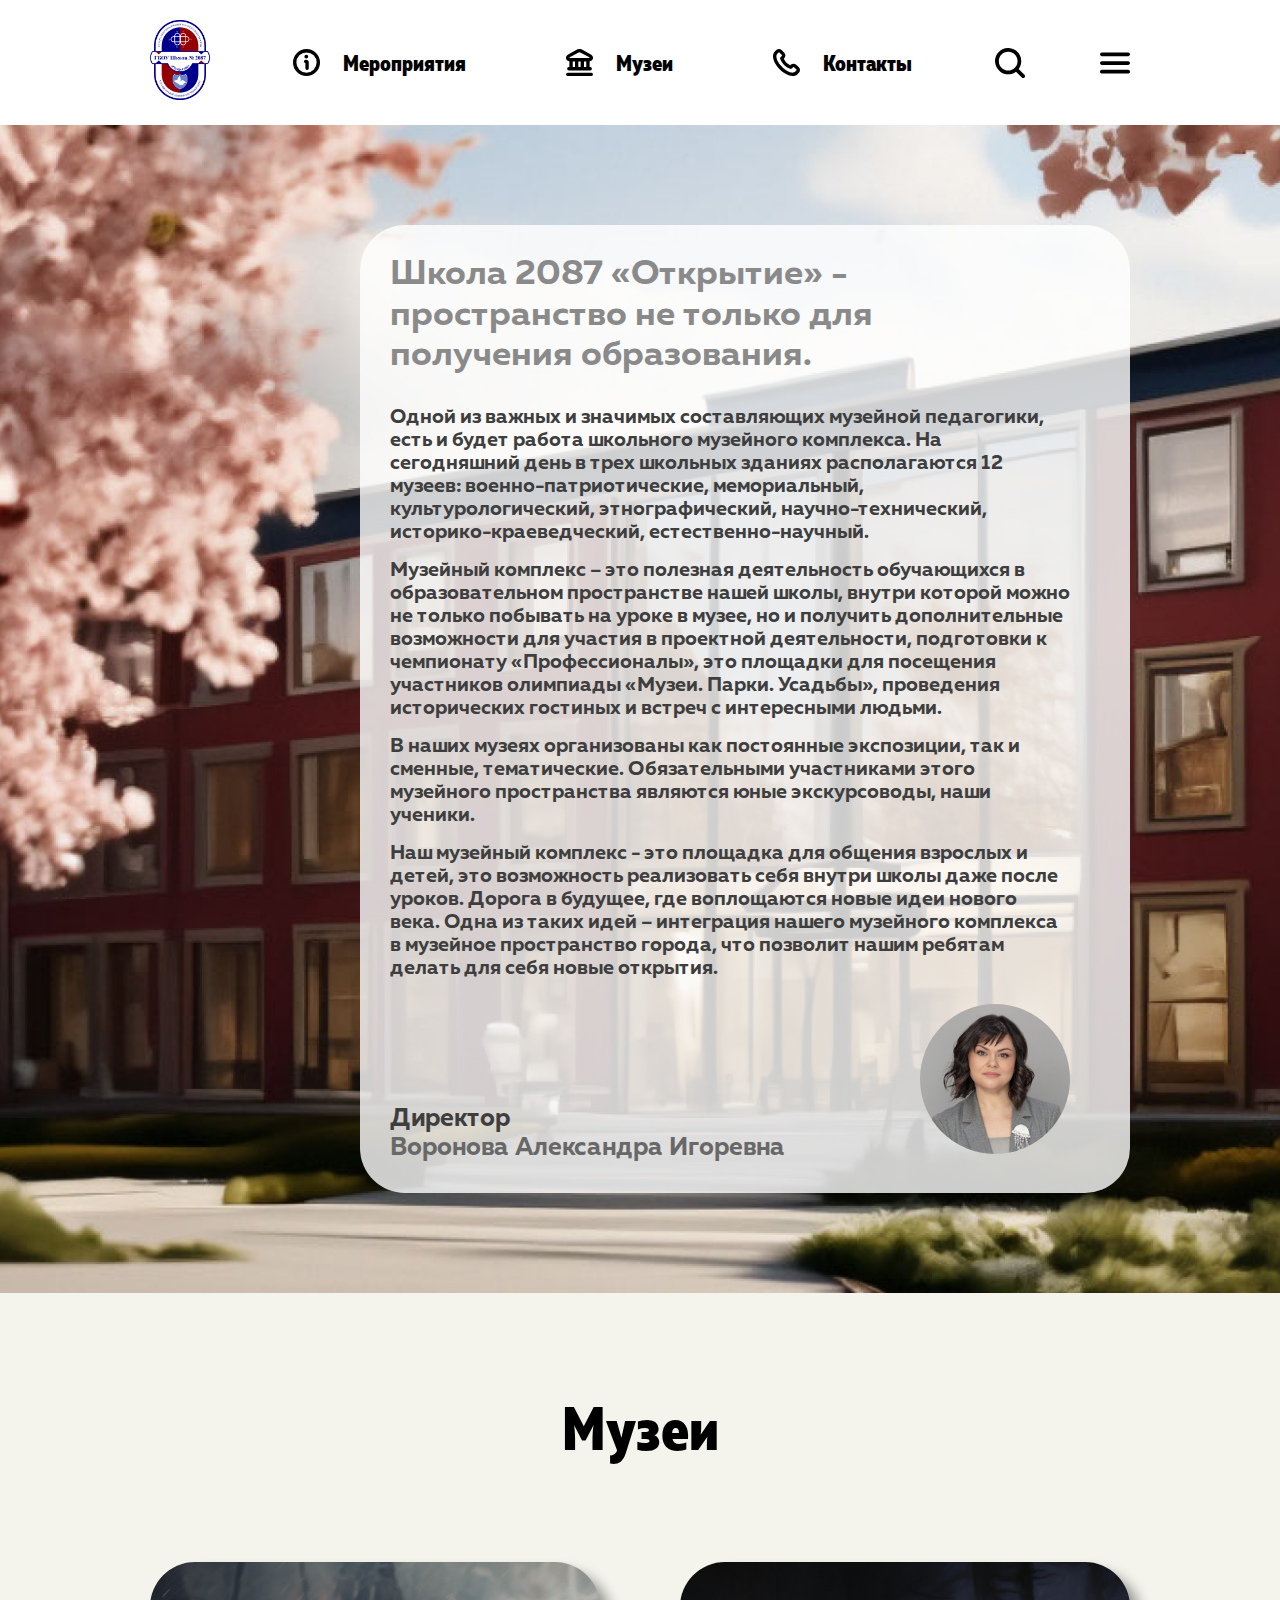
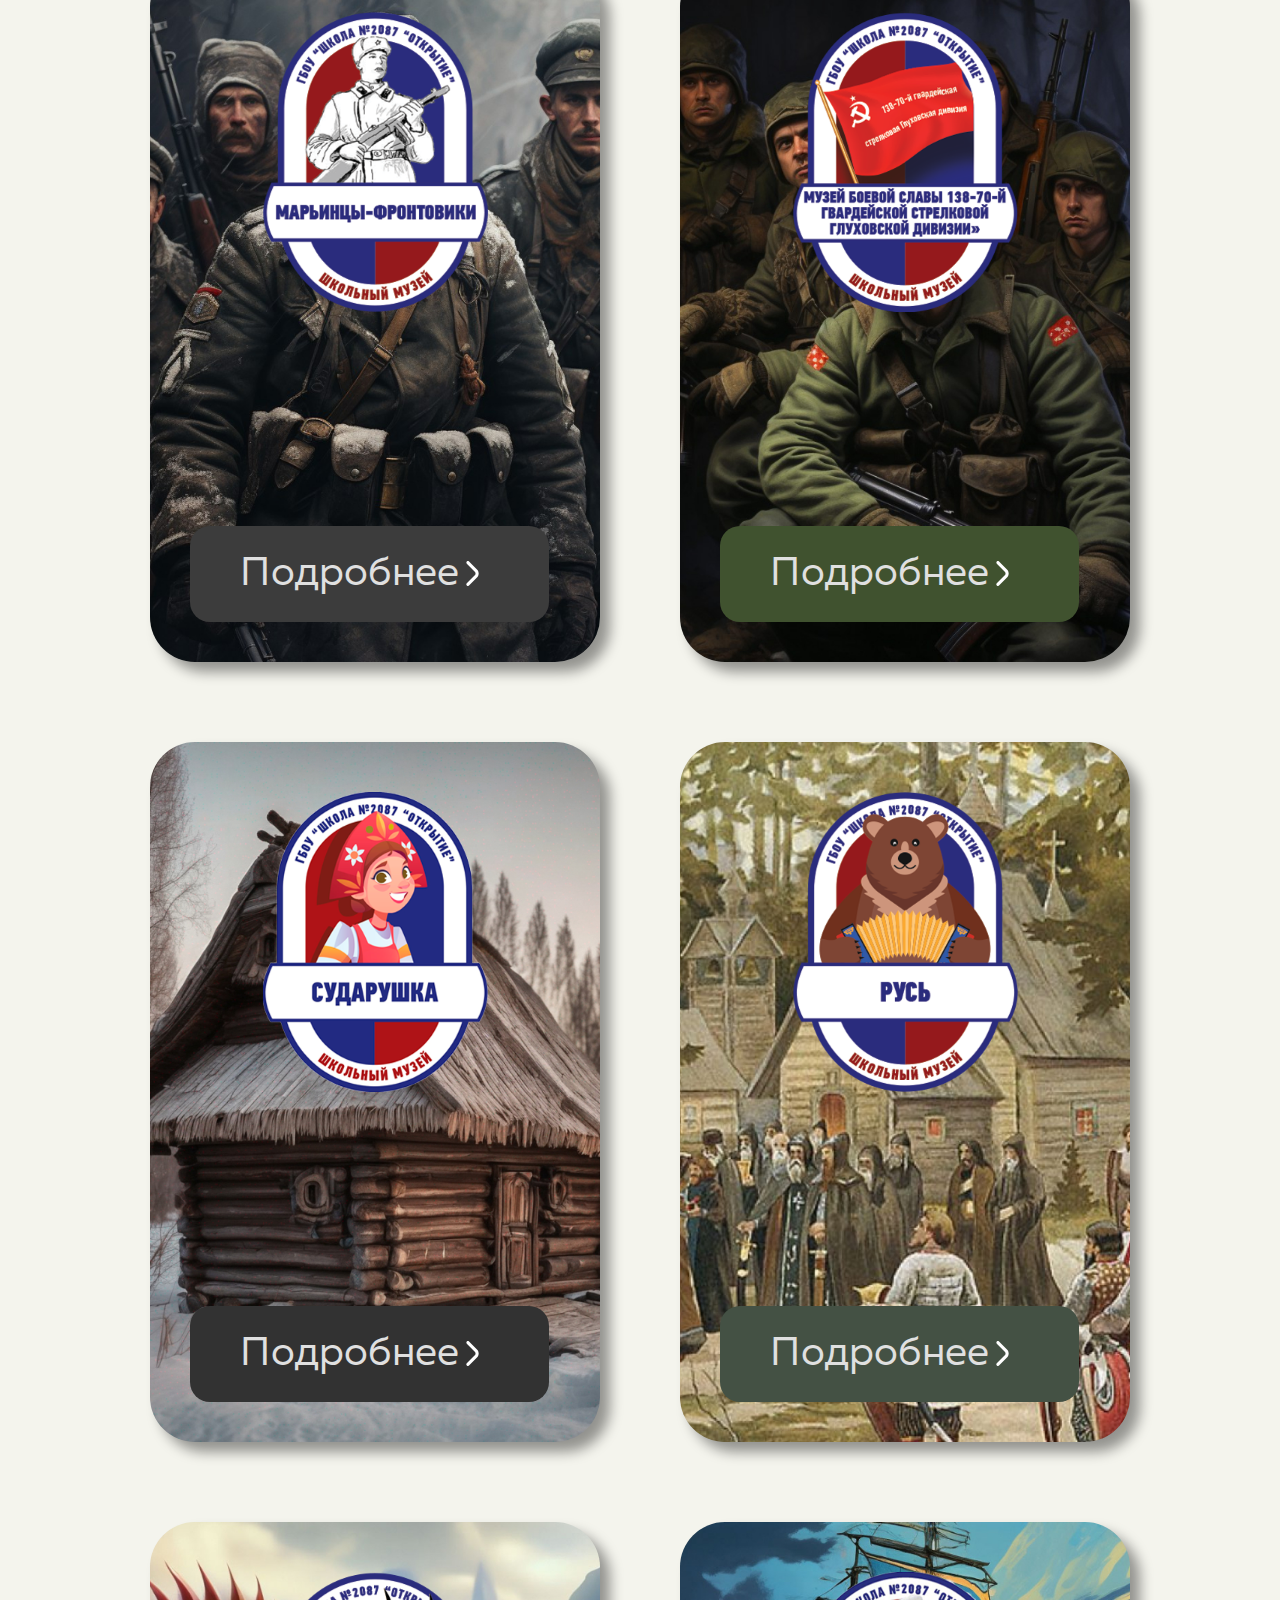
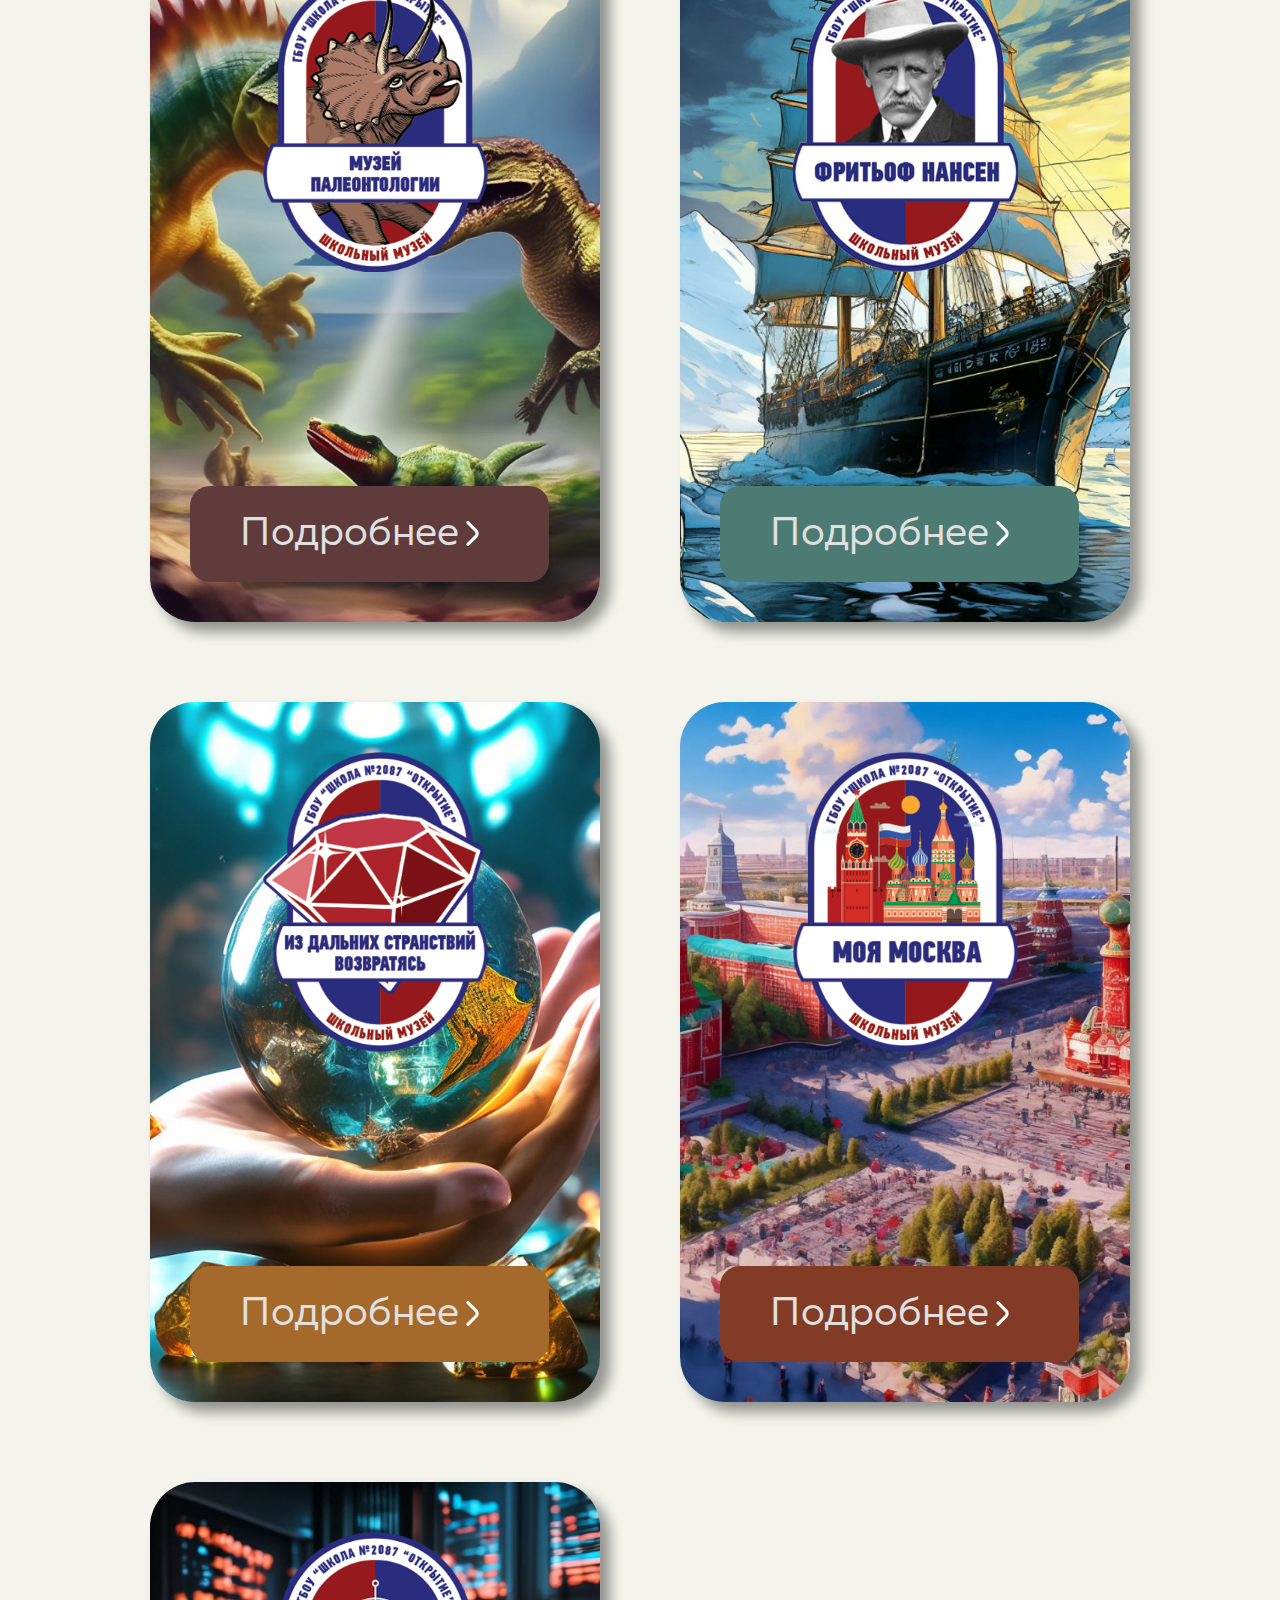
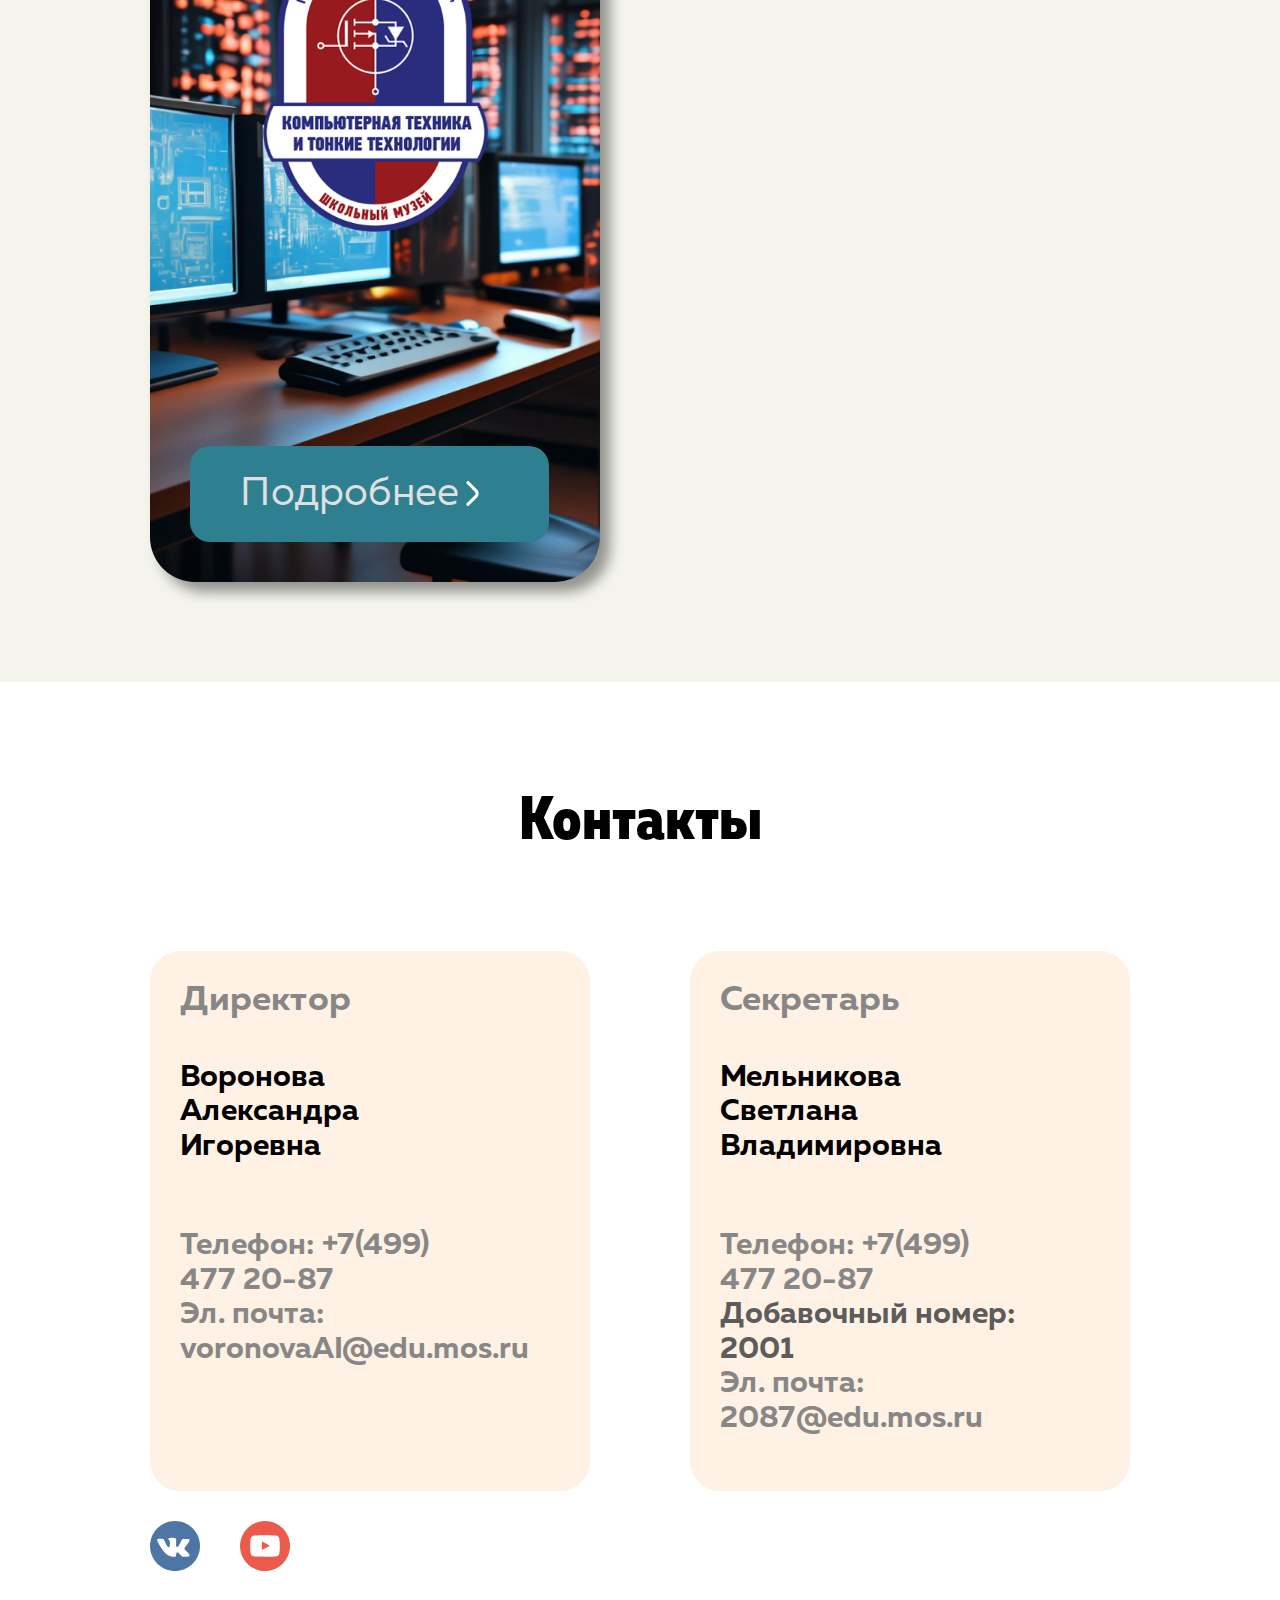
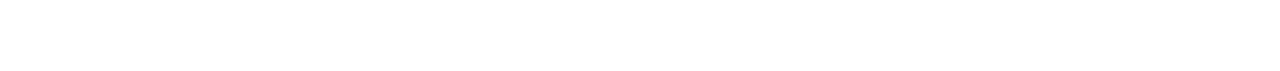
<file: Виртуальный музей/index.html>
<!DOCTYPE html>
<html lang="ru">

<head>
  <meta charset="UTF-8">
  <meta name="viewport" content="width=device-width, initial-scale=1.0">
  <link rel="stylesheet" href="css/normalize.css">
  <link rel="stylesheet" href="css/style.css">
  <link rel="stylesheet" href="css/media.css">
  <link type="image/x-icon" href="img/loogotype.svg/LogoSchool.svg" rel="shortcut icon">
  <link type="Image/x-icon" href="img/loogotype.svg/LogoSchool.svg" rel="icon">
  <title>Виртуальный музей школы 2087</title>
</head>

<body>
  <header class="header">
    <div class="container flex header__container">
      <a href="https://sch2087uv.mskobr.ru/" class="header__logo logotype">
        <img src="img/loogotype.svg/LogoSchool.svg" alt="Логотип школы" class="logotype__photo">
      </a>
      <nav class="nav flex">
        <ul class="nav__list flex list-reset">
          <li class="nav__item">
            <a href="#events" class="nav__item-1 nav__item-link">
              Мероприятия
            </a>
          </li>
          <li class="nav__item">
            <a href="#museum" class="nav__item-2 nav__item-link">
              Музеи
            </a>
          </li>
          <li class="nav__item">
            <a href="#contacts" class="nav__item-3 nav__item-link">
              Контакты
            </a>
          </li>
        </ul>
      </nav>
      <ul class="header__list list-reset flex">
        <li class="header__item">
          <button class="btn-reset header__item-search">
            <img src="img/loogotype.svg/SearchLogo.svg" alt="Поиск">
          </button>
        </li>
        <li class="header__item">
          <button class="btn-reset header__item-search">
            <img src="img/loogotype.svg/MenuLogo.svg" alt="Меню">
          </button>
        </li>
      </ul>
    </div>
  </header>
  <main>
    <section class="hero section-offset">
      <div class="container hero__wrapper">
        <div class="hero__container">
          <h3 class="hero__title">
            Школа 2087 «Открытие» - пространство не только для получения образования.
          </h3>
          <p class="hero__descr">
            Одной из важных и значимых составляющих музейной педагогики, есть и будет работа школьного музейного
            комплекса. На сегодняшний день в трех школьных зданиях располагаются 12 музеев: военно-патриотические,
            мемориальный, культурологический, этнографический, научно-технический, историко-краеведческий,
            естественно-научный.
          </p>
          <p class="hero__descr">
            Музейный комплекс – это полезная деятельность обучающихся в образовательном пространстве нашей школы, внутри
            которой можно не только побывать на уроке в музее, но и получить дополнительные возможности для участия в
            проектной деятельности, подготовки к чемпионату «Профессионалы», это площадки для посещения участников
            олимпиады «Музеи. Парки. Усадьбы», проведения исторических гостиных и встреч с интересными людьми.
          </p>
          <p class="hero__descr">
            В наших музеях организованы как постоянные экспозиции, так и сменные, тематические. Обязательными
            участниками
            этого музейного пространства являются юные экскурсоводы, наши ученики.
          </p>
          <p class="hero__descr">
            Наш музейный комплекс - это площадка для общения взрослых и детей, это возможность реализовать себя внутри
            школы даже после уроков. Дорога в будущее, где воплощаются новые идеи нового века. Одна из таких идей –
            интеграция нашего музейного комплекса в музейное пространство города, что позволит нашим ребятам делать для
            себя новые открытия.
          </p>
          <div class="hero__avatar avatar flex">
            <div class="avatar__container">
              <p class="avatar__name avatar__name-darker">Директор</p>
              <p class="avatar__name">Воронова Александра Игоревна</p>
            </div>
            <img src="img/Other/avatar-icon.jpg" alt="Автор цитаты" class="avatar__photo">
          </div>
        </div>
      </div>
    </section>
    <section class="events hidden" id="events">
      <div class="container">
        <h2 class="section__title">
          Мероприятия
        </h2>
      </div>
    </section>
    <section class="museum section-offset" id="museum">
      <div class="container">
        <h2 class="section__title">
          Музеи
        </h2>
        <ul class="museum__list list-reset flex">
          <li class="museum__item card museum__item-1">
            <div>
              <img src="img/Photo.png/Logo_Marinci-Museum.png" alt="Логотип музея Марьинцы-Фронтовики"
                class="card__logo">
              <a href="museum-cards/museum_of_Marinci-Frontoviki.html" class="btn-reset card__btn card__btn-1">
                Подробнее
              </a>
            </div>
          </li>
          <li class="museum__item card museum__item-2">
            <img src="img/Photo.png/Logo_Voinskoislavi-Museum.png" alt="Логотип музея Воинской славы"
              class="card__logo">
            <a href="museum-cards/museum_of_Voinskoi-slavi.html" class="btn-reset card__btn card__btn-2">
              Подробнее
            </a>
          </li>
          <li class="museum__item card museum__item-3">
            <img src="img/Photo.png/Logo_Sudarushka-Museum.png" alt="Логотип музея Сударушка" class="card__logo">
            <a href="museum-cards/museum_of_Sudarushka.html" class="btn-reset card__btn card__btn-3">
              Подробнее
            </a>
          </li>
          <li class="museum__item card museum__item-4">
            <img src="img/Photo.png/Logo_Russian-Museum.png" alt="Логотип музея Русь" class="card__logo">
            <a href="museum-cards/museum_of_Russia.html" class="btn-reset card__btn card__btn-4">
              Подробнее
            </a>
          </li>
          <li class="museum__item card museum__item-5">
            <img src="img/Photo.png/Logo_Dino-Museum.png" alt="Логотип музея Палеонтологии" class="card__logo">
            <a href="museum-cards/museum_of_dino.html" class="btn-reset card__btn card__btn-5">
              Подробнее
            </a>
          </li>
          <li class="museum__item card museum__item-6">
            <img src="img/Photo.png/Logo-F.Nancen-Museum.png" alt="Логотип музея им. Ф.Нансена" class="card__logo">
            <a href="museum-cards/museum_of_F.Nancen.html" class="btn-reset card__btn card__btn-6">
              Подробнее
            </a>
          </li>
          <li class="museum__item card museum__item-7">
            <img src="img/Photo.png/Logo_Mine-Museum.png" alt="Логотип музея минералов" class="card__logo">
            <a href="museum-cards/museum_of_mineral.html" class="btn-reset card__btn card__btn-7">
              Подробнее
            </a>
          </li>
          <li class="museum__item card museum__item-8">
            <img src="img/Photo.png/Logo_Moscow-Museum.png" alt="Логотип музея Моя Москва" class="card__logo">
            <a href="museum-cards/museum_of_Moscow.html" class="btn-reset card__btn card__btn-8">
              Подробнее
            </a>
          </li>
          <li class="museum__item card museum__item-9">
            <img src="img/Photo.png/Logo_Info-Museum.png" alt="Логотип музея ИКТ" class="card__logo">
            <a href="museum-cards/museum_of_Info.html" class="btn-reset card__btn card__btn-9">
              Подробнее
            </a>
          </li>
        </ul>
      </div>
    </section>
  </main>
  <footer class="footer section-offset" id="contacts">
    <div class="container">
      <h2 class="section__title">
        Контакты
      </h2>
      <div class="flex footer__container link">
        <ul class="footer__list flex list-reset contacts">
          <li class="contacts__item">
            <address>
              <p class="contacts__title">
                Директор
              </p>
              <p class="contacts__name descr-reset">
                Воронова Александра Игоревна
              </p>
              <div class="contacts__container flex">
                <a href="tel:+74994772087" class="contacts__link">
                  Телефон: +7(499) 477 20-87
                </a>
                <a href="mailto:voronovaAI@edu.mos.ru" class="contacts__link">
                  Эл. почта: voronovaAI@edu.mos.ru
                </a>
              </div>
            </address>
          </li>
          <li class="contacts__item">
            <address>
              <p class="contacts__title">
                Секретарь
              </p>
              <p class="contacts__name descr-reset">
                Мельникова Светлана Владимировна
              </p>
              <div class="contacts__container flex">
                <a href="tel:+74994772087" class="contacts__link">
                  Телефон: +7(499) 477 20-87
                </a>
                <span class="contacts__descr">Добавочный номер: 2001 </span>
                <a href="mailto:2087@edu.mos.ru" class="contacts__link">
                  Эл. почта: 2087@edu.mos.ru
                </a>
              </div>
            </address>
          </li>
        </ul>
        <ul class="link__list social list-reset flex">
          <li class="social__item">
            <a href="https://vk.com/sch2087" target="_blank" class="social__link">
              <?xml version="1.0" encoding="UTF-8"?>
              <svg id="_Слой_1" data-name="Слой 1" xmlns="http://www.w3.org/2000/svg" viewBox="0 0 112.04 112.04">
                <defs>
                  <style>
                    .cls-3 {
                      fill: #4d76a4;
                    }

                    .cls-3,
                    .cls-4 {
                      stroke-width: 0px;
                    }

                    .cls-4 {
                      fill: #fff;
                    }
                  </style>
                </defs>
                <path class="cls-3"
                  d="m112.04,56.02c0,30.94-25.08,56.02-56.02,56.02S0,86.96,0,56.02,25.08,0,56.02,0s56.02,25.08,56.02,56.02Z" />
                <path class="cls-4"
                  d="m88.36,40.78c-.91-.77-4.41-.73-7.88-.72-3.55.02-7.07.04-7.88.36-.75.3-2.45,4.39-4.65,8.6-2.49,4.77-5.58,9.35-7.52,9.32-2.52-.04-1.94-7.87-1.79-13.62.1-3.81-.52-5-1.08-5.38-1.35-.9-5.01-1.79-5.01-1.79,0,0-10.97-.83-12.54,3.94,2.09.27,5.69-.39,4.3,14.34-.07.71-1.68,6.78-6.81-1.43-1.27-2.03-6.19-14.29-7.88-14.34-5.69-.15-11.26-.39-13.26.72-1.82,1.01,2.46,9.48,9.67,20.79,5.9,9.24,12.15,16.46,22.93,18.28,2.01.2,7.32.44,8.96-.36,1.14-.56-.25-8.57,3.58-9.32,1.72-.34,8.26,8.32,10.75,9.32,1.51.6,4.83.83,8.24.72,3.68-.12,7.84.32,8.24-2.15.9-5.53-11.1-12.71-11.46-16.13-.26-2.45,4.39-6.96,6.81-10.39,2.94-4.17,6.13-9.2,4.3-10.75Z" />
              </svg>
            </a>
          </li>
          <li class="social__item">
            <a href="https://www.youtube.com/channel/UCAM1BBc60v43Ym1KBYIYjFw" target="_blank" class="social__link">
              <?xml version="1.0" encoding="UTF-8"?>
              <svg id="_Слой_1" data-name="Слой 1" xmlns="http://www.w3.org/2000/svg" viewBox="0 0 112.04 112.04">
                <defs>
                  <style>
                    .cls-1 {
                      fill: #eb5b4c;
                    }

                    .cls-1,
                    .cls-2 {
                      stroke-width: 0px;
                    }

                    .cls-2 {
                      fill: #fff;
                    }
                  </style>
                </defs>
                <path class="cls-1"
                  d="m112.04,56.02c0,30.94-25.08,56.02-56.02,56.02S0,86.96,0,56.02,25.08,0,56.02,0s56.02,25.08,56.02,56.02Z" />
                <path class="cls-2"
                  d="m88.53,42.34s-.65-4.77-2.63-6.87c-2.52-2.75-5.35-2.77-6.64-2.93-9.29-.7-23.22-.7-23.22-.7h-.03s-13.93,0-23.22.7c-1.3.16-4.12.17-6.65,2.93-1.98,2.1-2.63,6.87-2.63,6.87,0,0-.67,5.6-.67,11.2v5.25c0,5.6.67,11.2.67,11.2,0,0,.65,4.77,2.63,6.87,2.53,2.76,5.85,2.67,7.32,2.95,5.31.53,22.56.7,22.56.7,0,0,13.94-.03,23.23-.72,1.29-.16,4.12-.17,6.64-2.93,1.99-2.1,2.63-6.87,2.63-6.87,0,0,.67-5.6.67-11.2v-5.25c0-5.6-.67-11.2-.67-11.2Zm-21.44,13.13l-17.92,9.68v-14.91s0-4.53,0-4.53l8.08,4.4,9.84,5.36Z" />
              </svg>
            </a>
          </li>
        </ul>
      </div>
    </div>
  </footer>
</body>

</html>
</file>
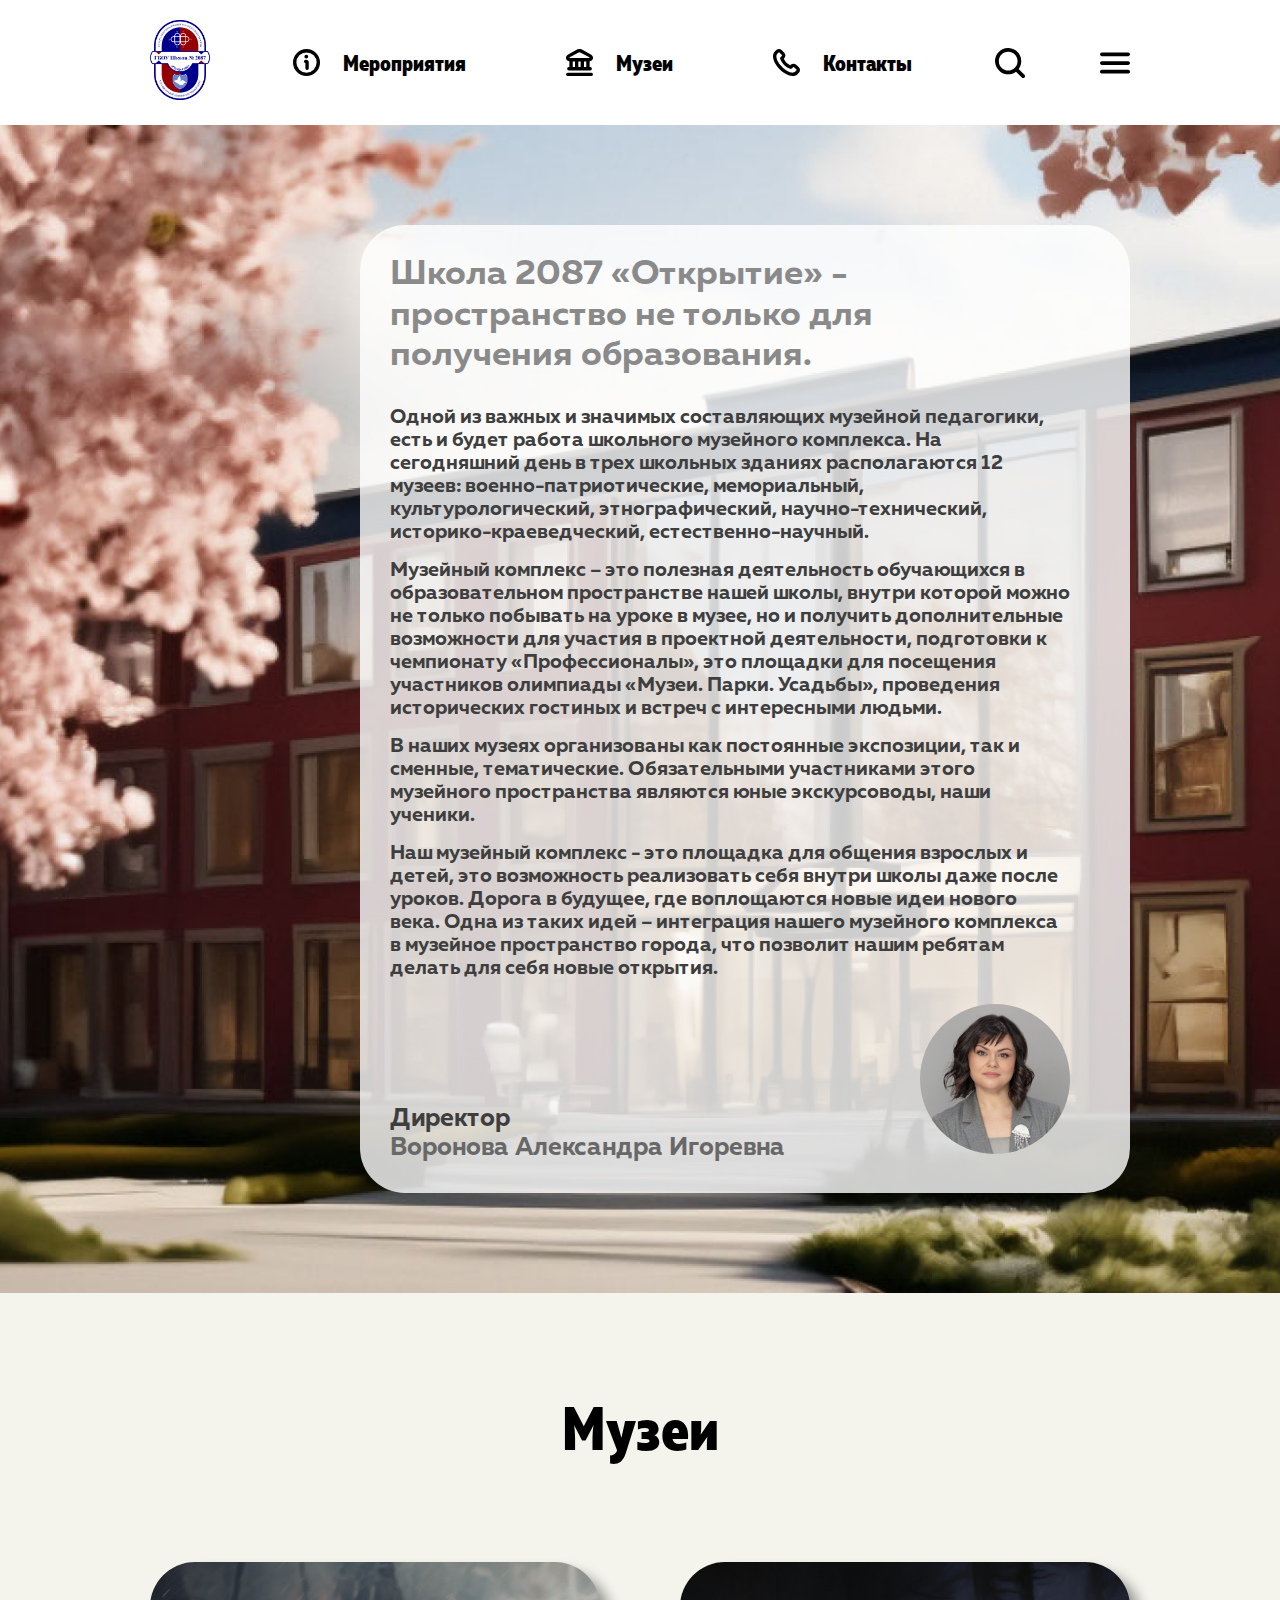
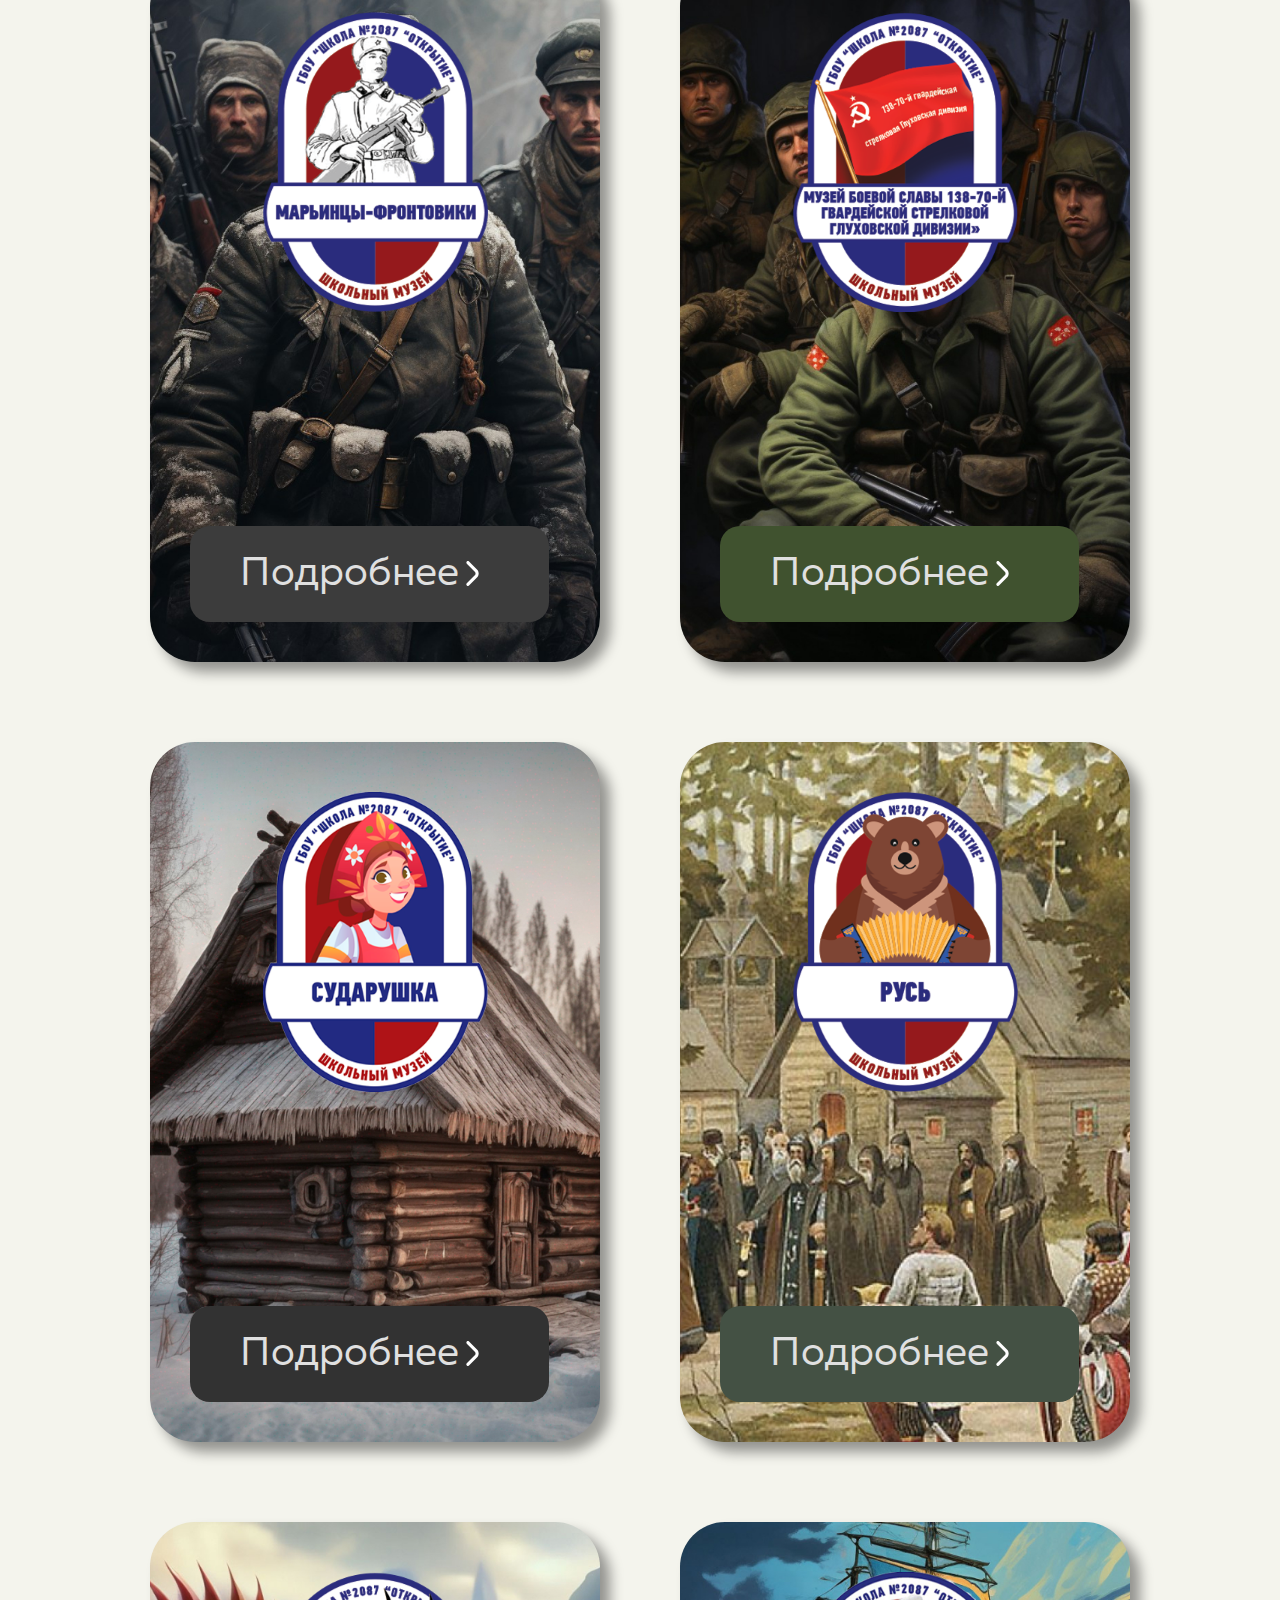
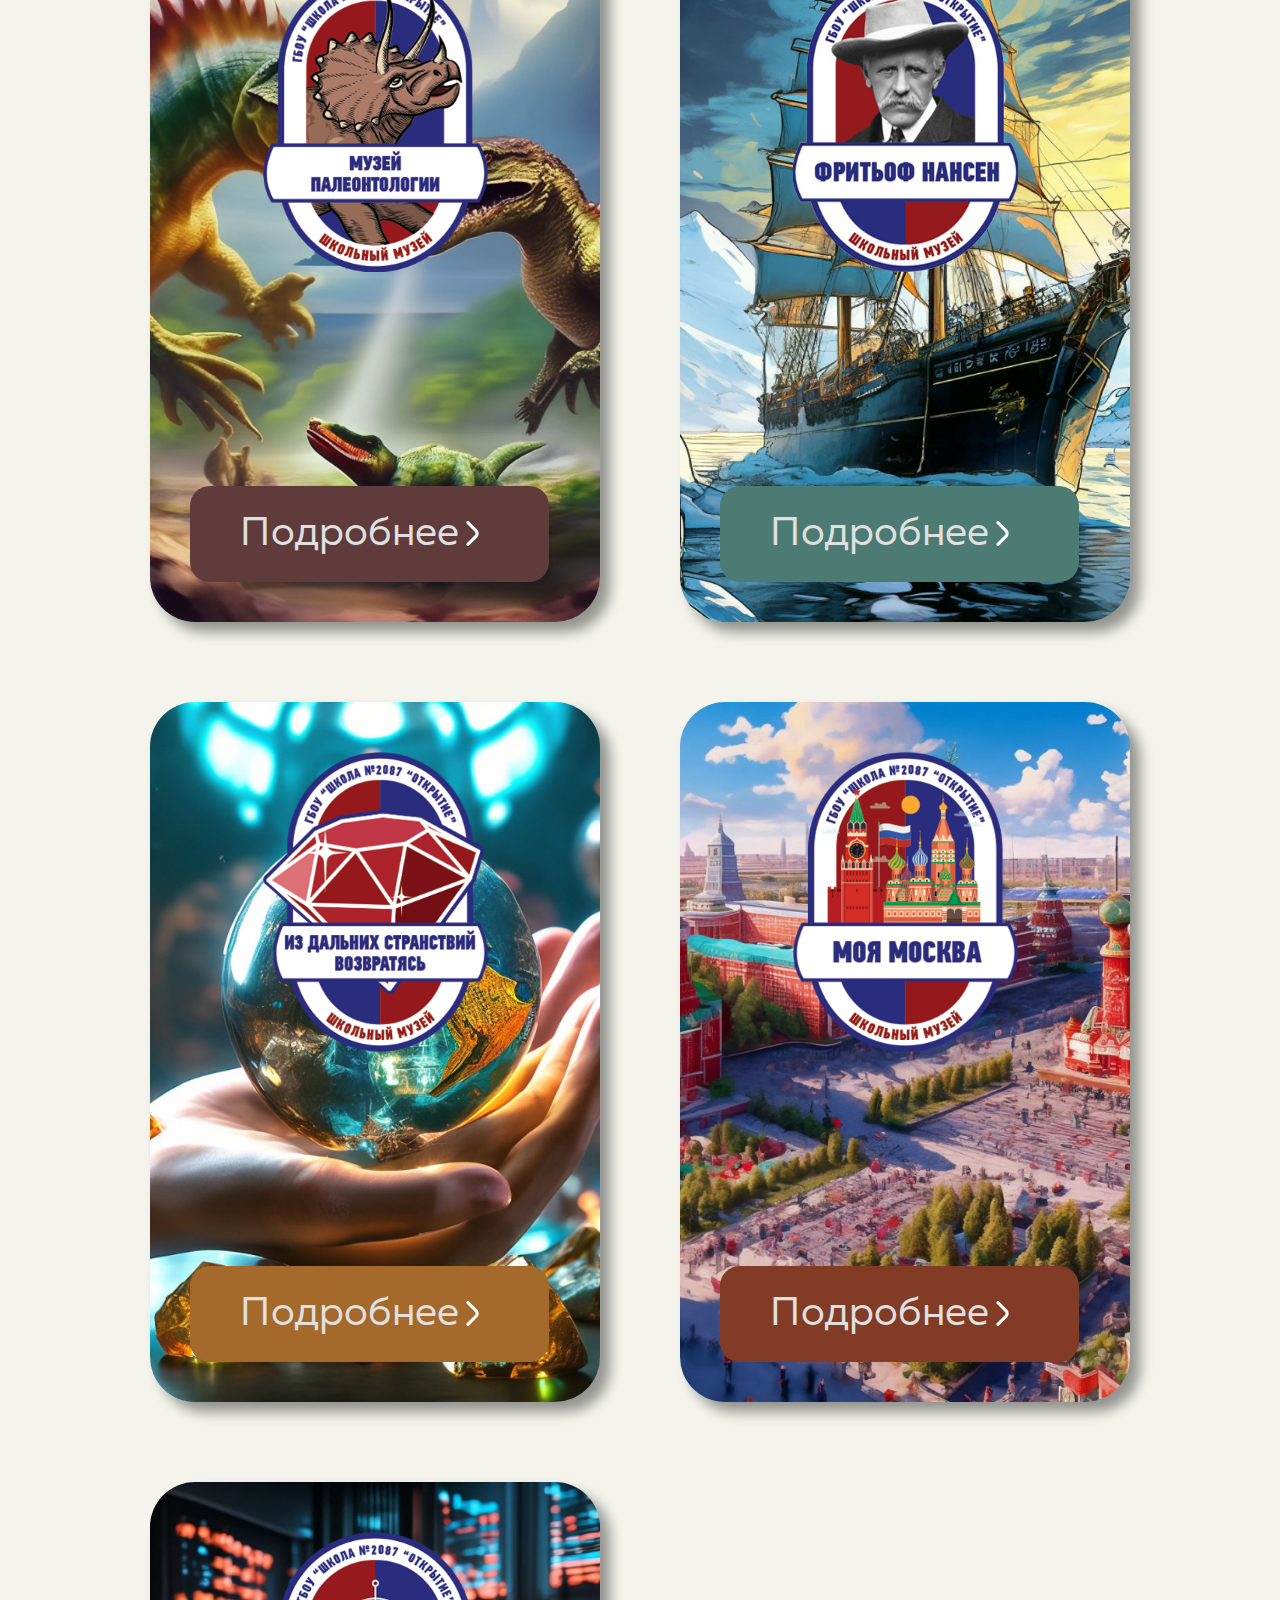
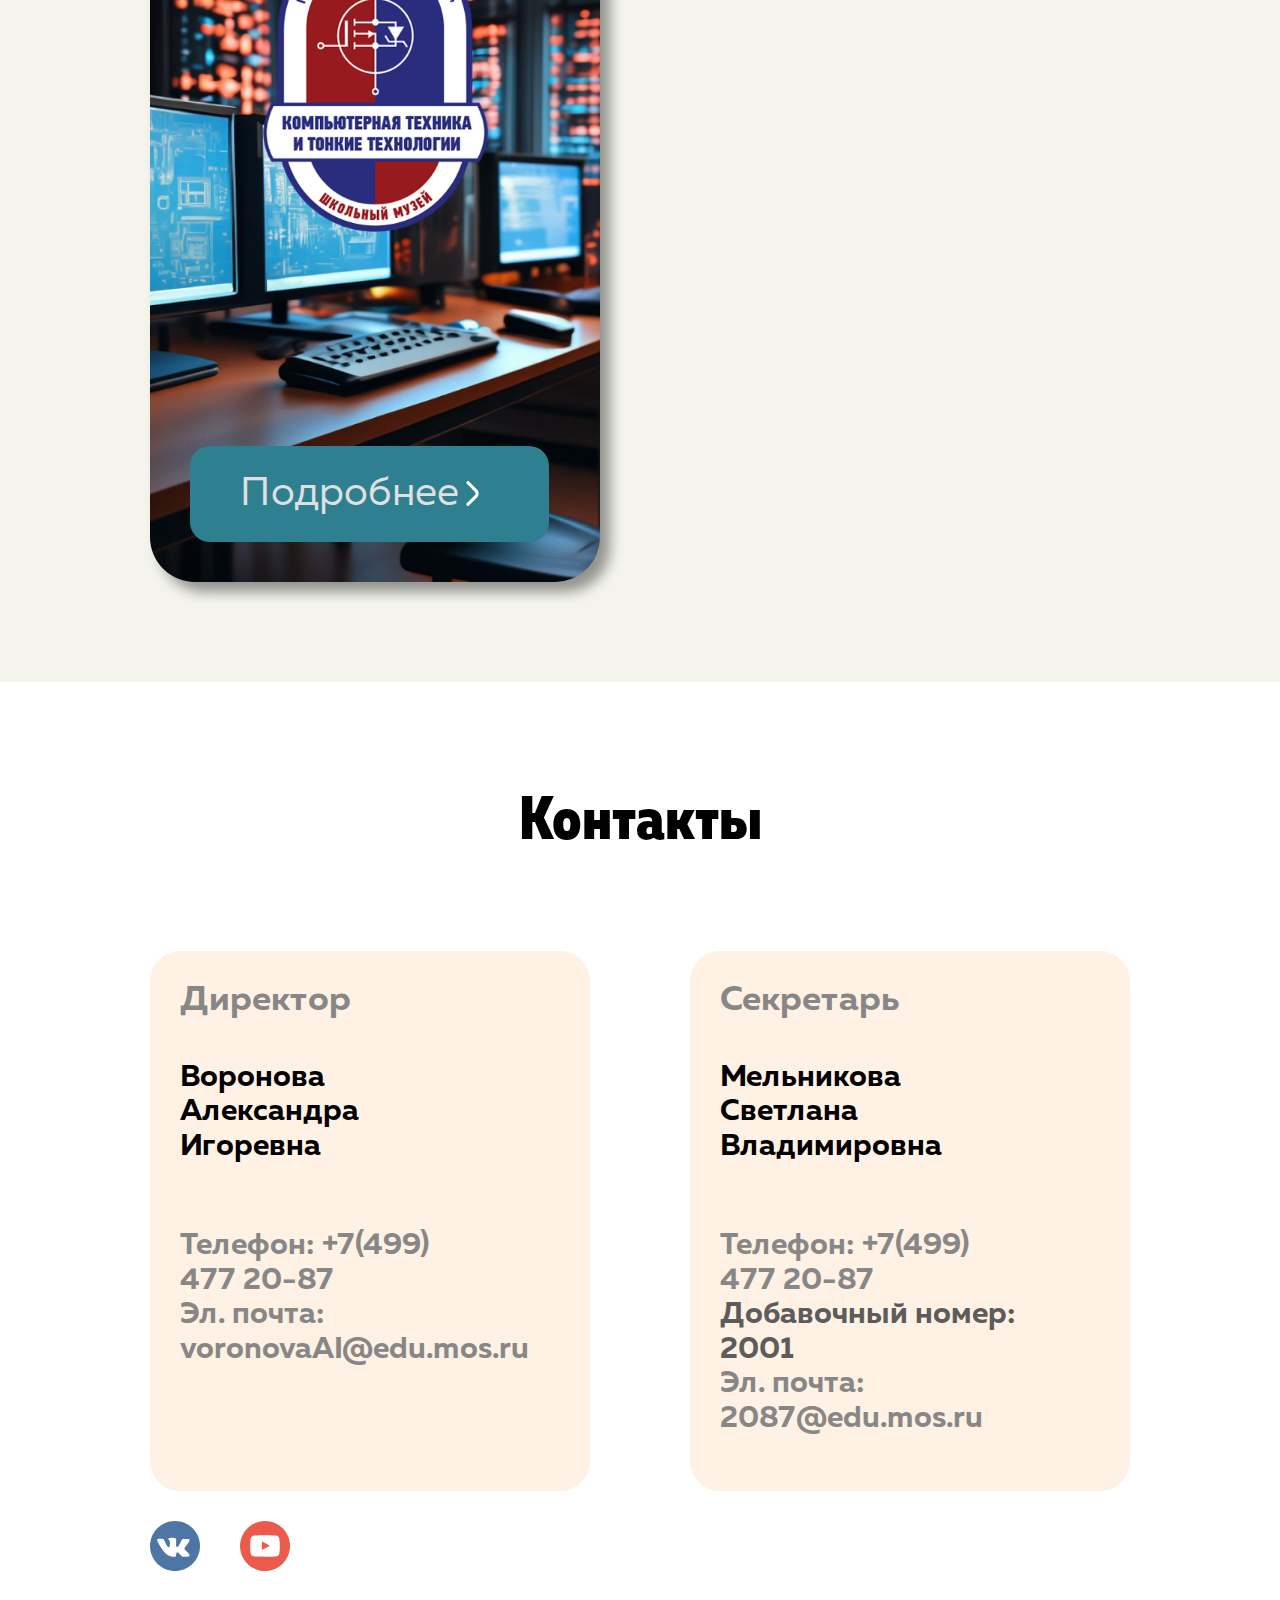
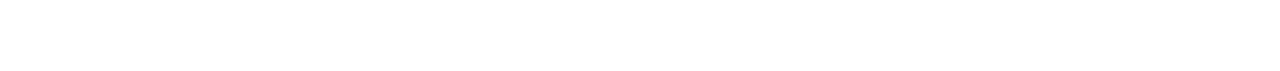
<file: Виртуальный музей/main.html>
<!DOCTYPE html>
<html lang="ru">

<head>
  <meta charset="UTF-8">
  <meta name="viewport" content="width=device-width, initial-scale=1.0">
  <link rel="stylesheet" href="css/normalize.css">
  <link rel="stylesheet" href="css/style.css">
  <link rel="stylesheet" href="css/media.css">
  <link type="image/x-icon" href="img/loogotype.svg/LogoSchool.svg" rel="shortcut icon">
  <link type="Image/x-icon" href="img/loogotype.svg/LogoSchool.svg" rel="icon">
  <title>Виртуальный музей школы 2087</title>
</head>

<body>
  <header class="header">
    <div class="container flex header__container">
      <a href="https://sch2087uv.mskobr.ru/" class="header__logo logotype">
        <img src="img/loogotype.svg/LogoSchool.svg" alt="Логотип школы" class="logotype__photo">
      </a>
      <nav class="nav flex">
        <ul class="nav__list flex list-reset">
          <li class="nav__item">
            <a href="#events" class="nav__item-1 nav__item-link">
              Мероприятия
            </a>
          </li>
          <li class="nav__item">
            <a href="#museum" class="nav__item-2 nav__item-link">
              Музеи
            </a>
          </li>
          <li class="nav__item">
            <a href="#contacts" class="nav__item-3 nav__item-link">
              Контакты
            </a>
          </li>
        </ul>
      </nav>
      <ul class="header__list list-reset flex">
        <li class="header__item">
          <button class="btn-reset header__item-search">
            <img src="img/loogotype.svg/SearchLogo.svg" alt="Поиск">
          </button>
        </li>
        <li class="header__item">
          <button class="btn-reset header__item-search">
            <img src="img/loogotype.svg/MenuLogo.svg" alt="Меню">
          </button>
        </li>
      </ul>
    </div>
  </header>
  <main>
    <section class="hero section-offset">
      <div class="container hero__wrapper">
        <div class="hero__container">
          <h3 class="hero__title">
            Школа 2087 «Открытие» - пространство не только для получения образования.
          </h3>
          <p class="hero__descr">
            Одной из важных и значимых составляющих музейной педагогики, есть и будет работа школьного музейного
            комплекса. На сегодняшний день в трех школьных зданиях располагаются 12 музеев: военно-патриотические,
            мемориальный, культурологический, этнографический, научно-технический, историко-краеведческий,
            естественно-научный.
          </p>
          <p class="hero__descr">
            Музейный комплекс – это полезная деятельность обучающихся в образовательном пространстве нашей школы, внутри
            которой можно не только побывать на уроке в музее, но и получить дополнительные возможности для участия в
            проектной деятельности, подготовки к чемпионату «Профессионалы», это площадки для посещения участников
            олимпиады «Музеи. Парки. Усадьбы», проведения исторических гостиных и встреч с интересными людьми.
          </p>
          <p class="hero__descr">
            В наших музеях организованы как постоянные экспозиции, так и сменные, тематические. Обязательными
            участниками
            этого музейного пространства являются юные экскурсоводы, наши ученики.
          </p>
          <p class="hero__descr">
            Наш музейный комплекс - это площадка для общения взрослых и детей, это возможность реализовать себя внутри
            школы даже после уроков. Дорога в будущее, где воплощаются новые идеи нового века. Одна из таких идей –
            интеграция нашего музейного комплекса в музейное пространство города, что позволит нашим ребятам делать для
            себя новые открытия.
          </p>
          <div class="hero__avatar avatar flex">
            <div class="avatar__container">
              <p class="avatar__name avatar__name-darker">Директор</p>
              <p class="avatar__name">Воронова Александра Игоревна</p>
            </div>
            <img src="img/Other/avatar-icon.jpg" alt="Автор цитаты" class="avatar__photo">
          </div>
        </div>
      </div>
    </section>
    <section class="events hidden" id="events">
      <div class="container">
        <h2 class="section__title">
          Мероприятия
        </h2>
      </div>
    </section>
    <section class="museum section-offset" id="museum">
      <div class="container">
        <h2 class="section__title">
          Музеи
        </h2>
        <ul class="museum__list list-reset flex">
          <li class="museum__item card museum__item-1">
            <img src="img/Photo.png/Logo_Marinci-Museum.png" alt="Логотип музея Марьинцы-Фронтовики" class="card__logo">
            <a href="museum-cards/museum_of_Marinci-Frontoviki.html" class="btn-reset card__btn card__btn-1">
              Подробнее
            </a>
          </li>
          <li class="museum__item card museum__item-2">
            <img src="img/Photo.png/Logo_Voinskoislavi-Museum.png" alt="Логотип музея Воинской славы"
              class="card__logo">
            <a href="museum-cards/museum_of_Voinskoi-slavi.html" class="btn-reset card__btn card__btn-2">
              Подробнее
            </a>
          </li>
          <li class="museum__item card museum__item-3">
            <img src="img/Photo.png/Logo_Sudarushka-Museum.png" alt="Логотип музея Сударушка" class="card__logo">
            <a href="museum-cards/museum_of_Sudarushka.html" class="btn-reset card__btn card__btn-3">
              Подробнее
            </a>
          </li>
          <li class="museum__item card museum__item-4">
            <img src="img/Photo.png/Logo_Russian-Museum.png" alt="Логотип музея Русь" class="card__logo">
            <a href="museum-cards/museum_of_Russia.html" class="btn-reset card__btn card__btn-4">
              Подробнее
            </a>
          </li>
          <li class="museum__item card museum__item-5">
            <img src="img/Photo.png/Logo_Dino-Museum.png" alt="Логотип музея Палеонтологии" class="card__logo">
            <a href="museum-cards/museum_of_dino.html" class="btn-reset card__btn card__btn-5">
              Подробнее
            </a>
          </li>
          <li class="museum__item card museum__item-6">
            <img src="img/Photo.png/Logo-F.Nancen-Museum.png" alt="Логотип музея им. Ф.Нансена" class="card__logo">
            <a href="museum-cards/museum_of_F.Nancen.html" class="btn-reset card__btn card__btn-6">
              Подробнее
            </a>
          </li>
          <li class="museum__item card museum__item-7">
            <img src="img/Photo.png/Logo_Mine-Museum.png" alt="Логотип музея минералов" class="card__logo">
            <a href="museum-cards/museum_of_mineral.html" class="btn-reset card__btn card__btn-7">
              Подробнее
            </a>
          </li>
          <li class="museum__item card museum__item-8">
            <img src="img/Photo.png/Logo_Moscow-Museum.png" alt="Логотип музея Моя Москва" class="card__logo">
            <a href="museum-cards/museum_of_Moscow.html" class="btn-reset card__btn card__btn-8">
              Подробнее
            </a>
          </li>
          <li class="museum__item card museum__item-9">
            <img src="img/Photo.png/Logo_Info-Museum.png" alt="Логотип музея ИКТ" class="card__logo">
            <a href="museum-cards/museum_of_Info.html" class="btn-reset card__btn card__btn-9">
              Подробнее
            </a>
          </li>
        </ul>
      </div>
    </section>
  </main>
  <footer class="footer section-offset" id="contacts">
    <div class="container">
      <h2 class="section__title">
        Контакты
      </h2>
      <div class="flex footer__container link">
        <ul class="footer__list flex list-reset contacts">
          <li class="contacts__item">
            <address>
              <p class="contacts__title">
                Директор
              </p>
              <p class="contacts__name descr-reset">
                Воронова Александра Игоревна
              </p>
              <div class="contacts__container flex">
                <a href="tel:+74994772087" class="contacts__link">
                  Телефон: +7(499) 477 20-87
                </a>
                <a href="mailto:voronovaAI@edu.mos.ru" class="contacts__link">
                  Эл. почта: voronovaAI@edu.mos.ru
                </a>
              </div>
            </address>
          </li>
          <li class="contacts__item">
            <address>
              <p class="contacts__title">
                Секретарь
              </p>
              <p class="contacts__name descr-reset">
                Мельникова Светлана Владимировна
              </p>
              <div class="contacts__container flex">
                <a href="tel:+74994772087" class="contacts__link">
                  Телефон: +7(499) 477 20-87
                </a>
                <span class="contacts__descr">Добавочный номер: 2001 </span>
                <a href="mailto:2087@edu.mos.ru" class="contacts__link">
                  Эл. почта: 2087@edu.mos.ru
                </a>
              </div>
            </address>
          </li>
        </ul>
        <ul class="link__list social list-reset flex">
          <li class="social__item">
            <a href="https://vk.com/sch2087" target="_blank" class="social__link">
              <?xml version="1.0" encoding="UTF-8"?>
              <svg id="_Слой_1" data-name="Слой 1" xmlns="http://www.w3.org/2000/svg" viewBox="0 0 112.04 112.04">
                <defs>
                  <style>
                    .cls-3 {
                      fill: #4d76a4;
                    }

                    .cls-3,
                    .cls-4 {
                      stroke-width: 0px;
                    }

                    .cls-4 {
                      fill: #fff;
                    }
                  </style>
                </defs>
                <path class="cls-3"
                  d="m112.04,56.02c0,30.94-25.08,56.02-56.02,56.02S0,86.96,0,56.02,25.08,0,56.02,0s56.02,25.08,56.02,56.02Z" />
                <path class="cls-4"
                  d="m88.36,40.78c-.91-.77-4.41-.73-7.88-.72-3.55.02-7.07.04-7.88.36-.75.3-2.45,4.39-4.65,8.6-2.49,4.77-5.58,9.35-7.52,9.32-2.52-.04-1.94-7.87-1.79-13.62.1-3.81-.52-5-1.08-5.38-1.35-.9-5.01-1.79-5.01-1.79,0,0-10.97-.83-12.54,3.94,2.09.27,5.69-.39,4.3,14.34-.07.71-1.68,6.78-6.81-1.43-1.27-2.03-6.19-14.29-7.88-14.34-5.69-.15-11.26-.39-13.26.72-1.82,1.01,2.46,9.48,9.67,20.79,5.9,9.24,12.15,16.46,22.93,18.28,2.01.2,7.32.44,8.96-.36,1.14-.56-.25-8.57,3.58-9.32,1.72-.34,8.26,8.32,10.75,9.32,1.51.6,4.83.83,8.24.72,3.68-.12,7.84.32,8.24-2.15.9-5.53-11.1-12.71-11.46-16.13-.26-2.45,4.39-6.96,6.81-10.39,2.94-4.17,6.13-9.2,4.3-10.75Z" />
              </svg>
            </a>
          </li>
          <li class="social__item">
            <a href="https://www.youtube.com/channel/UCAM1BBc60v43Ym1KBYIYjFw" target="_blank" class="social__link">
              <?xml version="1.0" encoding="UTF-8"?>
              <svg id="_Слой_1" data-name="Слой 1" xmlns="http://www.w3.org/2000/svg" viewBox="0 0 112.04 112.04">
                <defs>
                  <style>
                    .cls-1 {
                      fill: #eb5b4c;
                    }

                    .cls-1,
                    .cls-2 {
                      stroke-width: 0px;
                    }

                    .cls-2 {
                      fill: #fff;
                    }
                  </style>
                </defs>
                <path class="cls-1"
                  d="m112.04,56.02c0,30.94-25.08,56.02-56.02,56.02S0,86.96,0,56.02,25.08,0,56.02,0s56.02,25.08,56.02,56.02Z" />
                <path class="cls-2"
                  d="m88.53,42.34s-.65-4.77-2.63-6.87c-2.52-2.75-5.35-2.77-6.64-2.93-9.29-.7-23.22-.7-23.22-.7h-.03s-13.93,0-23.22.7c-1.3.16-4.12.17-6.65,2.93-1.98,2.1-2.63,6.87-2.63,6.87,0,0-.67,5.6-.67,11.2v5.25c0,5.6.67,11.2.67,11.2,0,0,.65,4.77,2.63,6.87,2.53,2.76,5.85,2.67,7.32,2.95,5.31.53,22.56.7,22.56.7,0,0,13.94-.03,23.23-.72,1.29-.16,4.12-.17,6.64-2.93,1.99-2.1,2.63-6.87,2.63-6.87,0,0,.67-5.6.67-11.2v-5.25c0-5.6-.67-11.2-.67-11.2Zm-21.44,13.13l-17.92,9.68v-14.91s0-4.53,0-4.53l8.08,4.4,9.84,5.36Z" />
              </svg>
            </a>
          </li>
        </ul>
      </div>
    </div>
  </footer>
</body>

</html>
</file>
<file: Виртуальный музей/css/style.css>
html {
  box-sizing: border-box;
}

*,
*::before,
*::after {
  box-sizing: inherit;
}

:root {
  scroll-behavior: smooth;
}

a {
  text-decoration: none;
  color: inherit;
}

img {
  max-width: 100%;
}


@font-face {
  font-family: 'Muller';
  src: local('MullerNarrow-Light'),
    url('../fonts/Mullernarrowlight.woff2') format('woff2'),
    url('../fonts/Mullernarrowlight.woff') format('woff');
  font-weight: 300;
  font-style: normal;
}
@font-face {
  font-family: 'Muller';
  src: local('MullerNarrow-ExtraBold'),
    url('../fonts/Mullernarrowextrabold.woff2') format('woff2'),
    url('../fonts/Mullernarrowextrabold.woff') format('woff');
  font-weight: 800;
  font-style: normal;
}

@font-face {
font-family: 'Muller';
src: local('Muller-Regular'),
  url("../fonts/MullerRegular.woff2") format("woff2"),
  url("../fonts/MullerRegular.woff") format("woff");
font-weight: 400;
font-style: normal;
font-display: swap;
}

@font-face {
font-family: 'Muller';
src: local('Muller-Light'),
  url("../fonts/MullerLight.woff2") format("woff2"),
  url("../fonts/MullerLight.woff") format("woff");
font-weight: 300;
font-style: normal;
font-display: swap;
}

@font-face {
font-family: 'Muller';
src: local('Muller-Bold'),
  url("../fonts/MullerBold.woff2") format("woff2"),
  url("../fonts/MullerBold.woff") format("woff");
font-weight: 600;
font-style: normal;
font-display: swap;
}


body {
  font-family: 'Muller', sans-serif;
  background-color: #F4F4ED;
}

::-webkit-scrollbar {
  width: 0;
}
/* glob */

.flex {
  display: flex;
}

.list-reset {
  margin: 0;
  padding: 0;
  list-style: none;
}

.btn-reset {
  padding: 0;
  border: none;
  background-color: transparent;
  cursor: pointer;
}

.descr-reset {
  margin: 0;
}

.container {
  max-width: 1920px;
  padding: 0 150px;
  width: 100%;
  margin: 0 auto; 
}

.hidden {
  position: absolute;
  width: 1px;
  height: 1px;
  margin: -1px;
  border: 0;
  padding: 0;
  clip: rect(0, 0, 0, 0);
  overflow: hidden;
}

.section-offset {
  padding: 100px 0;
}

.section__title {
  font-size: 60px;
  margin-bottom: 100px;
  text-align: center;
  margin-top: 0;
}

/* header */

.header {
  background-color: #fff;
}

.header__logo {
  padding: 15px 0;
  transition: transform .5s ease-in-out; 
  text-align: center;
}

.header__logo:hover {
  transform: scale(1.4);
}

.header__logo:active {
  transform: scale(0.9);
}


.header__container {
  justify-content: space-between;
}

.logotype__photo {
  width: 60px;
  height: 90px;
}

.nav {
  padding: 30px 0;
  align-items: center;
}

.nav__list {
  height: fit-content;
  align-items: center;
}

.nav__item {
  display: flex;
  align-items: center;
  position: relative;
  height: fit-content;
}

.nav__item-link {
  height: fit-content;
  font-size: 25px;
  color: #000;
  font-weight: 700;
  padding: 1px 0 1px 50px;
  background-position: left center;
  background-size: contain;
  background-repeat: no-repeat;
  transition: color .3s ease-in-out;
}

.nav__item-link:after {
  content: "";
  display: block;
  position: absolute;
  right: 0;
  bottom: -3px;
  width: 0;
  height: 2px; 
  background-color: #000; 
  transition: width 0.5s; 
}

.nav__item-link:hover:after {
  content: "";
  width: 100%;
  display: block;
  position: absolute;
  left: 0;
  bottom: -3px;
  height: 2px; 
  background-color: #000; 
  transition: width 0.5s ease-in-out; 
}

.nav__item-link:active::after {
  opacity: 0;
}

.nav__item:not(:last-child) {
  margin-right: 150px;
}

.nav__item-1 {
  background-image: url("../img/loogotype.svg/EventsLogo.svg");
}

.nav__item-2 {
  background-image: url("../img/loogotype.svg/MuseumLogo.svg");
}

.nav__item-3 {
  background-image: url("../img/loogotype.svg/ContactsLogo.svg");
}

.header__list {
  align-items: center;
}

.header__item {
  width: 30px;
  height: 30px;
}

.header__left {
  margin-right: auto;
}

.header__item:not(:last-child) {
  margin-right: 130px;
}

/* hero */

.hero {
  background-image: url("../img/Other/museum-panarama.jpg");
  background-repeat: no-repeat;
  background-size: cover;
  background-position: center; 
}

.hero__wrapper {
  display: flex;
  flex-direction: row-reverse;
}

.hero__container {
  max-width: 770px;
  padding: 30px 60px 30px 30px;
  background-color: #fff;
  border-radius: 45px;
  background: rgba(255, 255, 255, 0.80);
}

.hero__title {
  max-width: 620px;
  margin: 0;
  margin-bottom: 30px;
  font-size: 35px;
  color: #8a8a8a;
  font-weight: 600;
}

.hero__descr {
  margin: 0;
  font-size: 20px;
  font-weight: 600;
  color: #3e3e3e;
  margin-bottom: 110px;
}

.hero__descr:not(:last-child) {
  margin-bottom: 15px;
}

.avatar__name {
  margin: 0;
  font-size: 25px;
  font-weight: 600;
  color: #686868;
}

.hero__avatar {
  justify-content: space-between;
  align-items: center;
}

.avatar__name:not(:last-child) {
  padding-top: 110px;
}

.avatar__name-darker {
  color: #3e3e3e;
}

.avatar__photo {
  border-radius: 100px;
  max-width: 150px;
  max-height: 150px;
}

/* museum */

.museum__list {
  flex-wrap: wrap;
  padding: 0 50px;
  --offsets: 1;
  --gap: 100px;
  gap: 100px;
  width: 100%;
  justify-content: space-between;
}

.museum__item {
  position: relative;
  display: flex;
  align-items: center;
  justify-content: space-between;
  flex-direction: column;
  width: calc((100% - (var(--offsets) * var(--gap))) / (var(--offsets) + 1));
  min-height: 700px;
  padding: 50px;
  text-align: center;
  overflow: hidden;
  border-radius: 45px;
  background: #D9D9D9;
  box-shadow: 10px 10px 13px 0px rgba(0, 0, 0, 0.40);
  transition: transform .6s ease-in-out;
  background-repeat: no-repeat;
  background-size: cover;
  background-position: center;
}

.museum__item-1 {
  background-image: url("../img/Other/bg-museum_marinci-frontoviki.jpg");
}

.museum__item:hover {
  transform: scale(1.1);
}

.museum__item-2 {
  background-image: url("../img/Other/bg-museum_voinskoi-slavi.jpg");
}

.museum__item-3 {
  background-image: url("../img/Other/bg-museum_Sudarushka.jpg");
}

.museum__item-4 {
  background-image: url("../img/Other/bg-museum_Russia.jpg");
}

.museum__item-5 {
  background-image: url("../img/Other/bg-museum_dino.jpg");
}

.museum__item-6 {
  background-image: url("../img/Other/bg-museum_F.Nancen.jpg");
}

.museum__item-7 {
  background-image: url("../img/Other/bg-museum_mine.jpg");
}

.museum__item-8 {
  background-image: url("../img/Other/bg-museum_Moscow.jpg");
}

.museum__item-9 {
  background-image: url("../img/Other/bg-museum_info.jpg");
}

.card__btn-1 {
  background-color: #3C3C3C;
  transition: .3s;
}

.card__btn-1:hover {
  content: "";
  background-color: #505050;
  transform: scale(1.1);
  transition: .5s;
}

.card__btn-1:active {
  content: "";
  background-color: #8c8c8c;
  transform: scale(0.8);
}

.card__btn-2 {
  background-color: #40522F;
  transition: .3s;
}

.card__btn-2:hover {
  content: "";
  background-color: #587041;
  transform: scale(1.1);
  transition: .5s;
}

.card__btn-2:active {
  content: "";
  background-color: #86ac64;
  transform: scale(0.8);
}

.card__btn-3 {
  background-color: #323232;
  transition: .3s;
}

.card__btn-3:hover {
  content: "";
  background-color: #464646;
  transform: scale(1.1);
  transition: .5s;
}

.card__btn-3:active {
  content: "";
  background-color: #636363;
  transform: scale(0.8);
}

.card__btn-4 {
  background-color: #445144;
  transition: .3s;
}

.card__btn-4:hover {
  content: "";
  background-color: #677967;
  transform: scale(1.1);
  transition: .5s;
}

.card__btn-4:active {
  content: "";
  background-color: #87a087;
  transform: scale(0.8);
}

.card__btn-5 {
  background-color: #5F3B3B;
  transition: .3s;
}

.card__btn-5:hover {
  content: "";
  background-color: #855353;
  transform: scale(1.1);
  transition: .5s;
}

.card__btn-5:active {
  content: "";
  background-color: #ad6c6c;
  transform: scale(0.8);
}

.card__btn-6 {
  background-color: #4C7B73;
  transition: .3s;
}

.card__btn-6:hover {
  content: "";
  background-color: #68a69c;
  transform: scale(1.1);
  transition: .5s;
}

.card__btn-6:active {
  content: "";
  background-color: #80cec1;
  transform: scale(0.8);
}

.card__btn-7 {
  background-color: #A5692C;
  transition: .3s;
}

.card__btn-7:hover {
  content: "";
  background-color: #ca8036;
  transform: scale(1.1);
  transition: .5s;
}

.card__btn-7:active {
  content: "";
  background-color: #d88a3c;
  transform: scale(0.8);
}

.card__btn-8 {
  background-color: #823B25;
  transition: .3s;
}

.card__btn-8:hover {
  content: "";
  background-color: #b05134;
  transform: scale(1.1);
  transition: .5s;
}

.card__btn-8:active {
  content: "";
  background-color: #dc6541;
  transform: scale(0.8);
}

.card__btn-9 {
  background-color: #2E7F90;
  transition: .3s;
}

.card__btn-9:hover {
  content: "";
  background-color: #3faac0;
  transform: scale(1.1);
  transition: .5s;
}

.card__btn-9:active {
  content: "";
  background-color: #4acbe4;
  transform: scale(0.8);
}

.museum__item:nth-child(2n) {
  margin-right: 0;
}

.museum__item:not(:nth-child(-n+8)) {
  margin-bottom: 0;
}

.card__logo {
  max-width: 225px;
  height: 300px;
  display: block;
}

.card__btn {
  position: absolute;
  left: 40px;
  bottom: 40px;
  display: block;
  margin: 0;
  padding: 25px 90px 25px 50px;
  font-size: 40px;
  border-radius: 20px;
  color: #e0e0e0;
  background-image: url("../img/loogotype.svg/ArrowWhite.svg");
  background-position: 270px center;
  background-repeat: no-repeat;
  background-size: 25px 25px;
  align-items: center;
}

/* contacts */

.footer {
  background-color: #fff;
}

.footer__container {
  flex-direction: column;
}

.footer__list {
  flex-wrap: wrap;
  width: 100%;
  gap: 100px;
  --offsets: 1;
  --gap: 100px;
  margin-bottom: 30px;
}

.contacts__item {
  background-color: #fff1e4;
  border-radius: 30px;
  width: calc((100% - (var(--gap) * var(--offsets))) / (var(--offsets) + 1));
  padding: 30px 100px 55px 30px;
  margin-bottom: 100px;
}

.contacts__item:last-child {
  margin-right: 0;
}

.contacts__item:not(:nth-child(-n)) {
  margin-bottom: 0;
}

.contacts__title {
  margin: 0;
  margin-bottom: 40px;
  font-size: 35px;
  font-size: 35px;
  color: #878787;
  font-weight: 600;
  font-style: normal;
}

.contacts__name {
  margin: 0;
  margin-bottom: 65px;
  font-size: 30px;
  max-width: 390px;
  font-size: 30px;
  color: #000;
  font-weight: 600;
  font-style: normal;
}

.contacts__link {
  font-size: 30px;
  color: #878787;
  font-weight: 600;
  font-style: normal;
  width: 100%;
} 

.contacts__descr {
  font-size: 30px;
  color: #5c5c5c;
  font-weight: 600;
  font-style: normal;
}

.contacts__container {
  flex-direction: column;
}

.social__item {
  width: 50px;
  height: 50px;
}

.social__item:not(:last-child) {
  margin-right: 40px;
}

.social__item {
  transition: .3s;
}

.social__item:hover {
  content: "";
  transform: scale(1.5);
}

.social__item:active {
  content: "";
  transform: scale(.5);
}
</file>
<file: Виртуальный музей/css/media.css>
@media (max-width: 1440px) {
    .header__item:not(:last-child) {
        margin-right: 75px;
    }

    .nav__item:not(:last-child) {
        margin-right: 100px;
    }

    .nav__item-link {
        font-size: 22px;
    }

    .museum__list {
        padding: 0;
        --gap: 80px;
        gap: 80px;
    }

}

@media (max-width: 1200px) {
    .header__logo {
        padding: 10px 0;
    }

    .logotype__photo {
        width: 50px;
        height: 75px;
    }

    .nav__item-link {
        font-size: 17px;
    }

    .nav__item:not(:last-child) {
        margin-right: 65px;
    }

    .header__item {
        width: 20px;
        height: 20px;
    }

    .header__item:not(:last-child) {
        margin-right: 50px;
    }

    .museum__list {
        --gap: 40px;
        gap: 40px;
    }

    .museum__item {
        min-height: 500px;
        border-radius: 25px;
        padding: 35px;
    }

    .card__logo {
        max-width: 175px;
        height: 225px;
    }

    .card__btn {
        padding: 15px 55px 15px 25px;
        font-size: 25px;
        border-radius: 15px;
        background-position: 165px center;
        background-size: 20px 20px;
    }

    .footer__list {
        gap: 60px;
    }

    .contacts__item {
        width: 100%;
    }
}

@media (max-width: 992px) {
    .container {
        padding: 0 100px;
    }

    .section__title {
        margin-bottom: 60px;
    }

    .nav__item:not(:last-child) {
        margin-right: 35px;
    }

    .nav__item-link {
        padding: 1px 0 1px 25px;
        font-size: 13px;
    }

    .hero__title {
        font-size: 26px;
    }

    .hero__descr {
        font-size: 16px;
    }

    .hero__container {
        padding: 30px;
    }

    .avatar__photo {
        vertical-align: bottom;
    }

    .card__logo {
        max-width: 110px;
        height: 145px;
    }

    .museum__list {
        --gap: 30px;
        gap: 30px;
    }

    .museum__item {
        min-height: 415px;
    }

    .card__btn {
        padding: 15px 40px 15px 25px;
        font-size: 20px;
        border-radius: 14px;
        background-position: 135px center;
        background-size: 20px 15px;
        bottom: 40px;
        left: 20px;
    }

    .footer__list {
        gap: 45px;
    }

    .contacts__item {
        padding: 25px 80px 30px 20px;
    }

    .contacts__title {
        margin-bottom: 30px;
    }

    .contacts__name {
        margin-bottom: 50px;
    }

    .contacts__link {
        font-size: 22px;
    }

    .contacts__descr {
        font-size: 22px;
    }

    .museum__item:hover {
        transform: none;
      }
}

@media (max-width: 720px) {
    .container {
        padding: 0 60px
    }

    .section-offset {
        padding: 50px 0;
    }

    .nav {
        display: none;
    }

    .hero__container {
        padding: 20px;
        border-radius: 16px;
        max-width: 450px;
    }

    .hero__title {
        font-size: 20px;
    }

    .avatar__name:not(:last-child) {
        padding-top: 75px;
    }

    .avatar__photo {
        border-radius: 100px;
        max-width: 110px;
        max-height: 110px;
    }

    .hero__descr:not(:last-child) {
        margin-bottom: 10px;
    }

    .hero__descr {
        font-size: 12px;
    }

    .avatar__name {
        font-size: 16px;
    }

    .museum__list {
        flex-wrap: wrap;
        padding: 0 40px;
    }

    .museum__item {
        width: 100%;
    }
}

@media (max-width: 590px) {

    .section__title {
        font-size: 40px;
        margin-bottom: 40px;
    }

    .section-offset {
        padding: 30px 0;
    }

    .container {
        padding: 0 25px;
    }

    .hero {
        display: none;
    }

    .museum__list {
        padding: 0;
    }

    .museum__item {
        min-height: 450px;
    }

    .contacts__item {
        border-radius: 20px;
    }

    .contacts__title {
        font-size: 22px;
        margin-bottom: 15px;
    }

    .contacts__name {
        font-size: 15px;
        margin-bottom: 20px;
    }

    .contacts__link {
        font-size: 12px;
    }

    .contacts__descr {
        font-size: 12px;
    }
}
</file>
